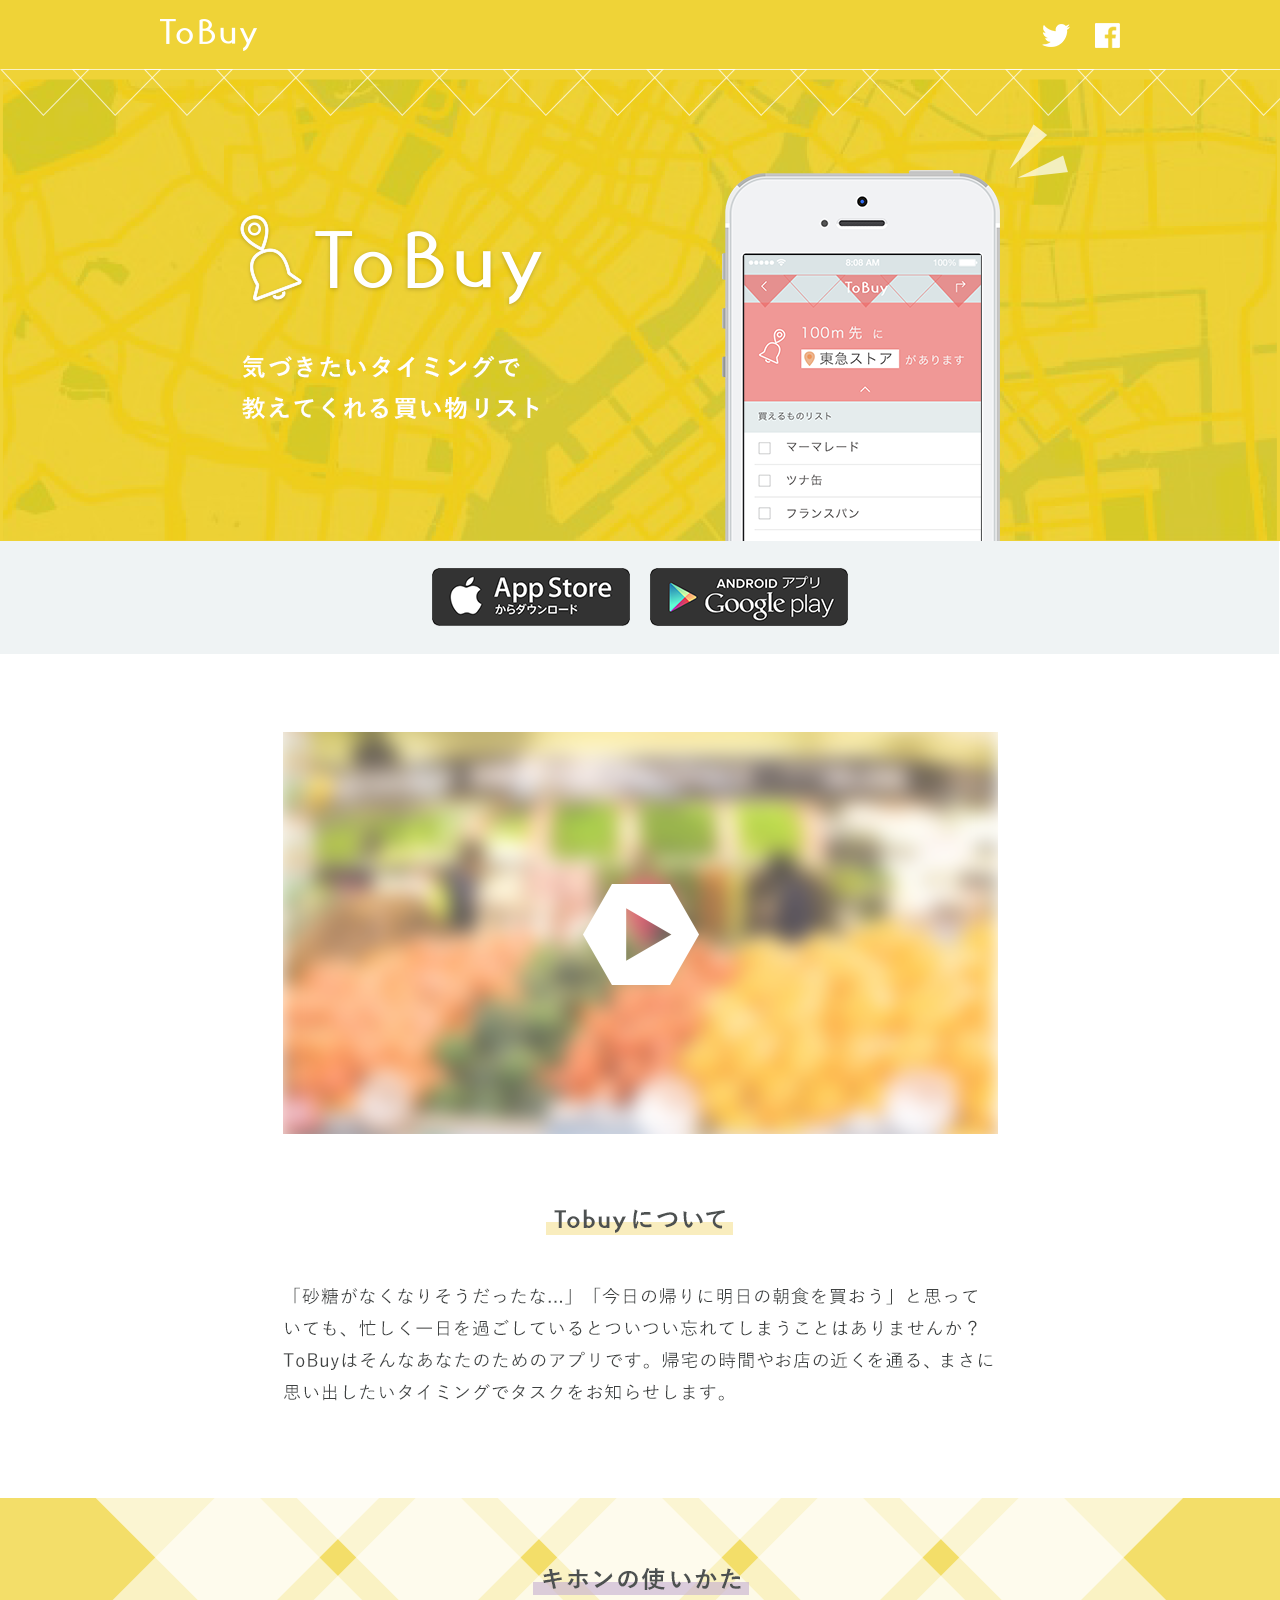
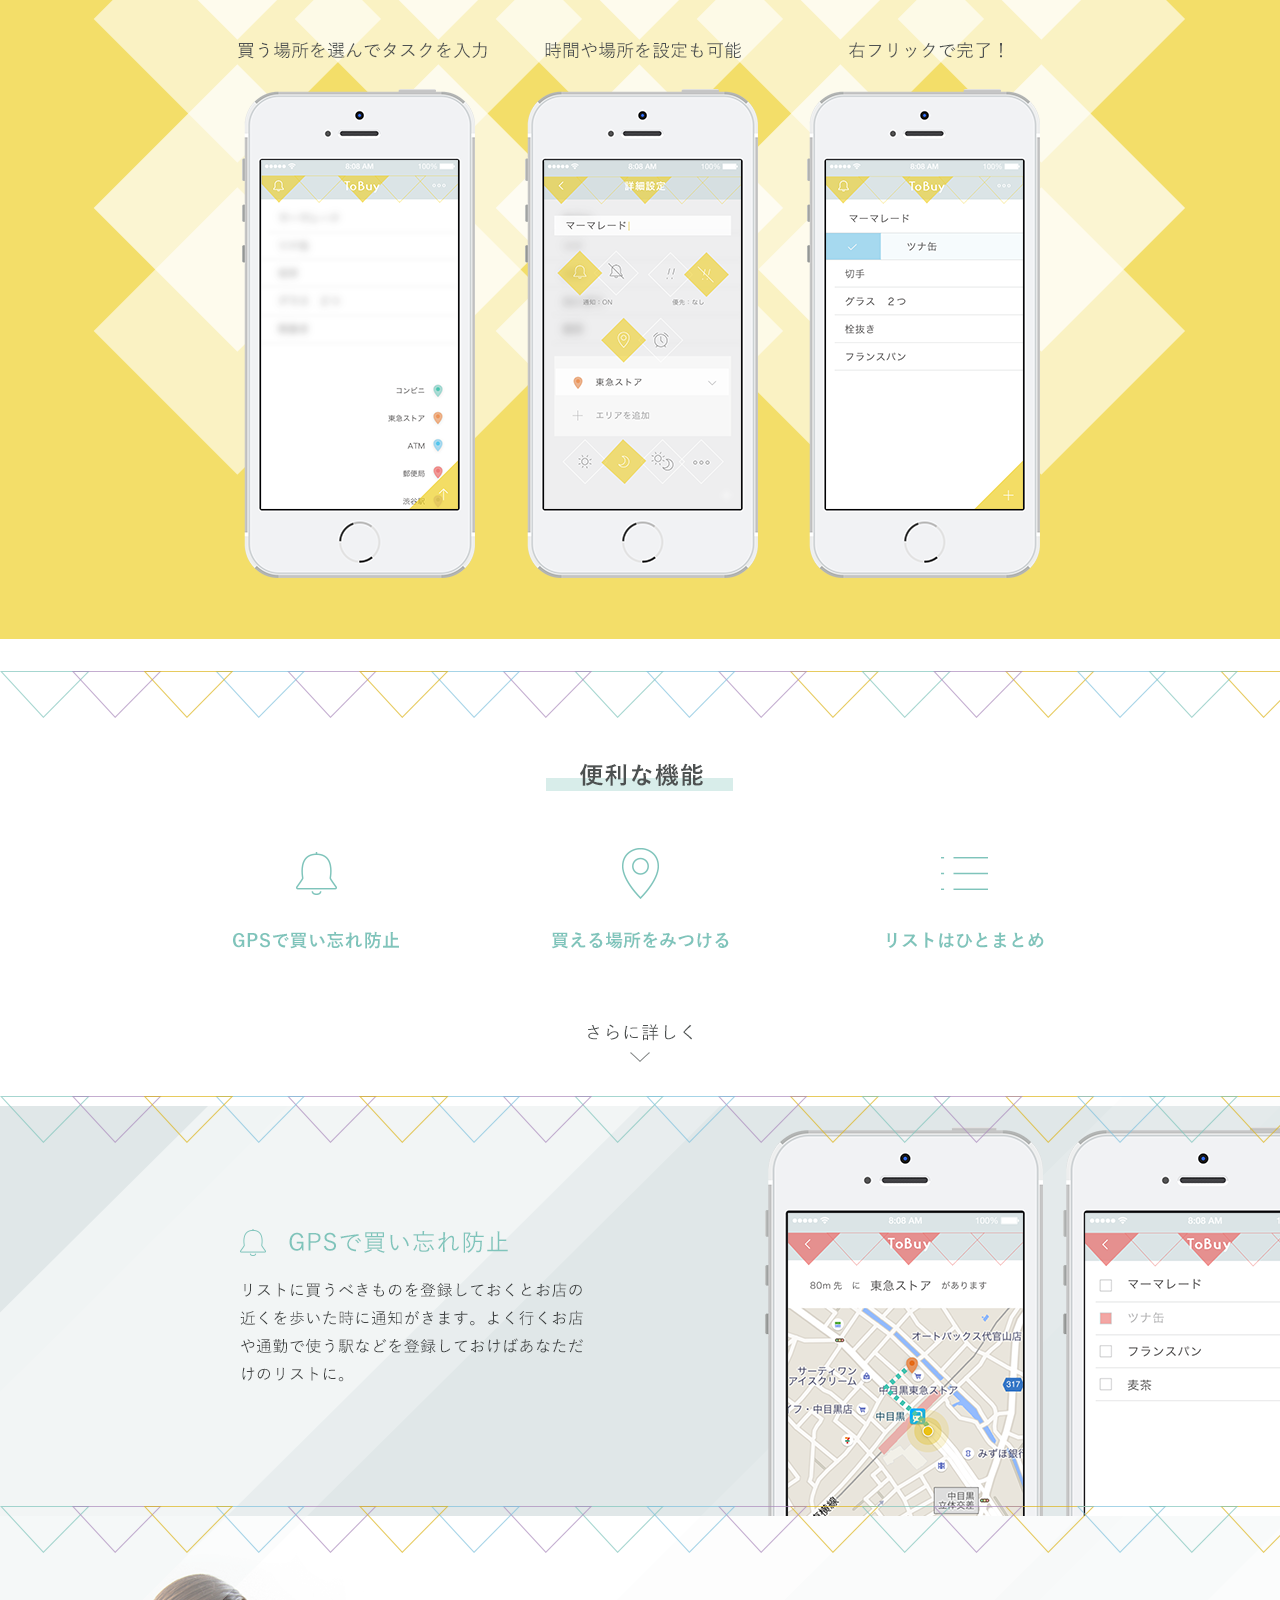
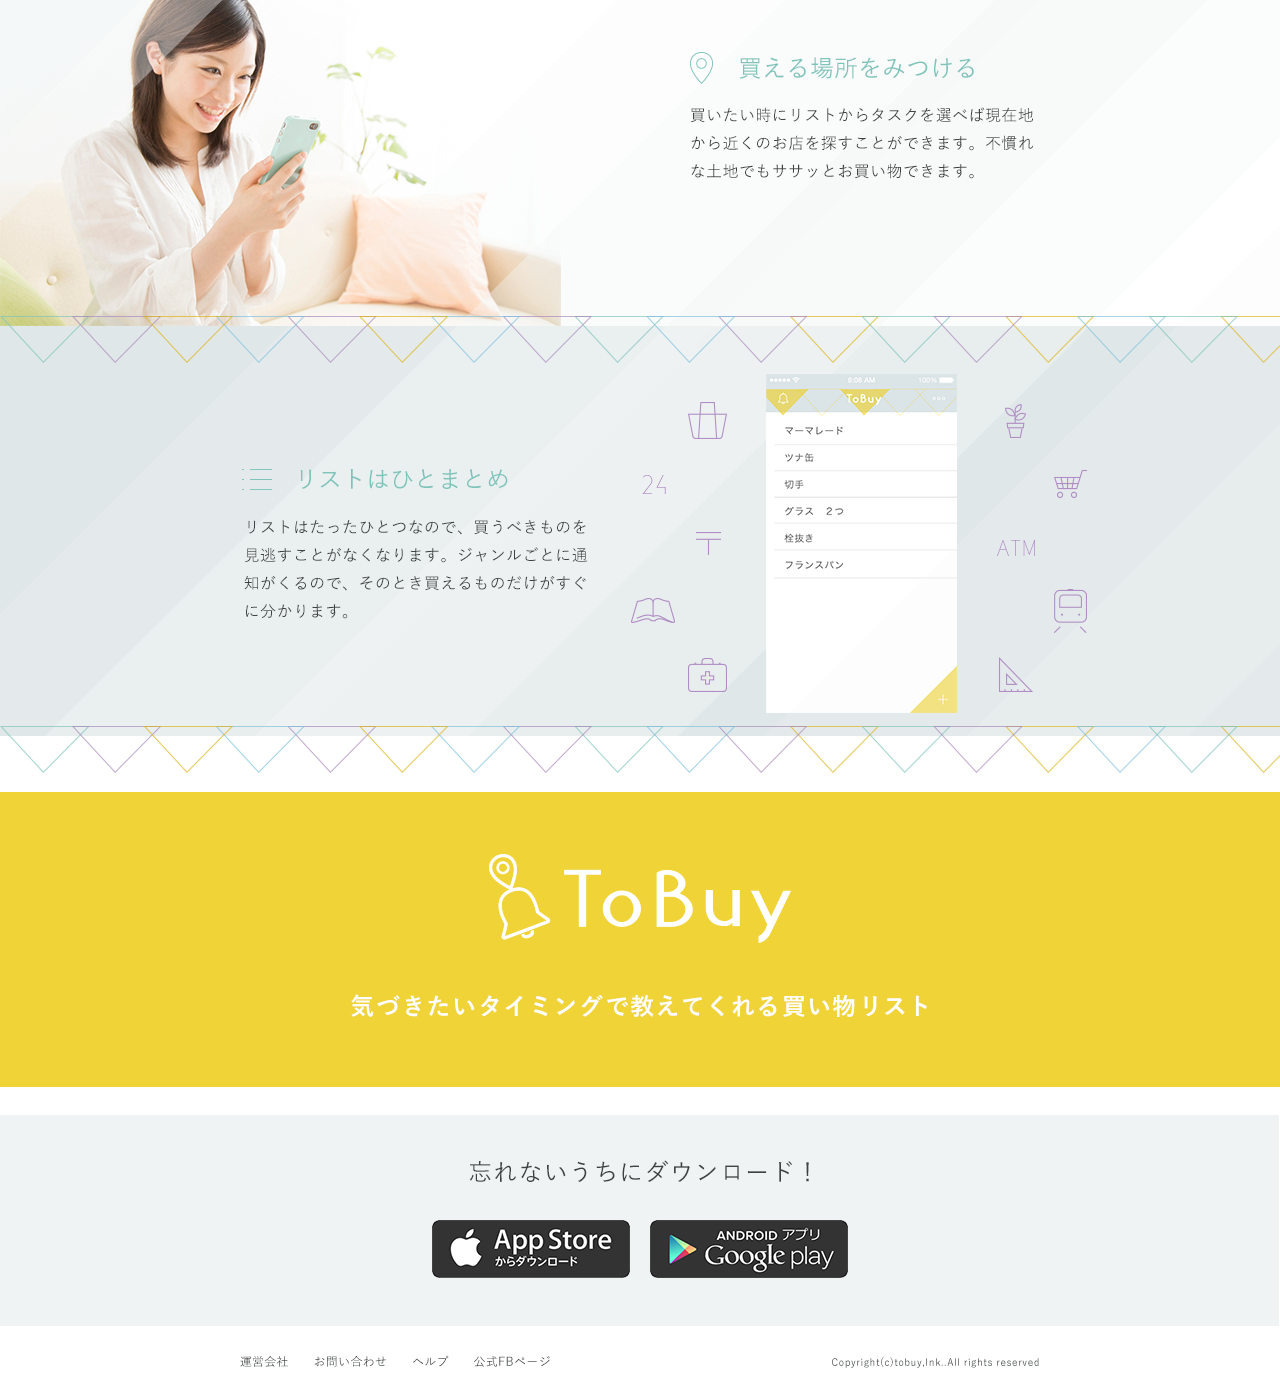
<file: ios_app/index.html>
<!DOCTYPE html>
<html lang="ja">
<head>
<meta charset="UTF-8">
<title>ToBuy</title>
<link rel="stylesheet" href="css/reset.css">
<style>
.lp{
	width: 1280px; /*ここにLP画像の横幅をいれる*/
	margin: 0 auto;
}
</style>
</head>
<body>
<div class="lp">
	<img src="lp.png" alt="iOS App Design">
</div>
</body>
</html>
</file>
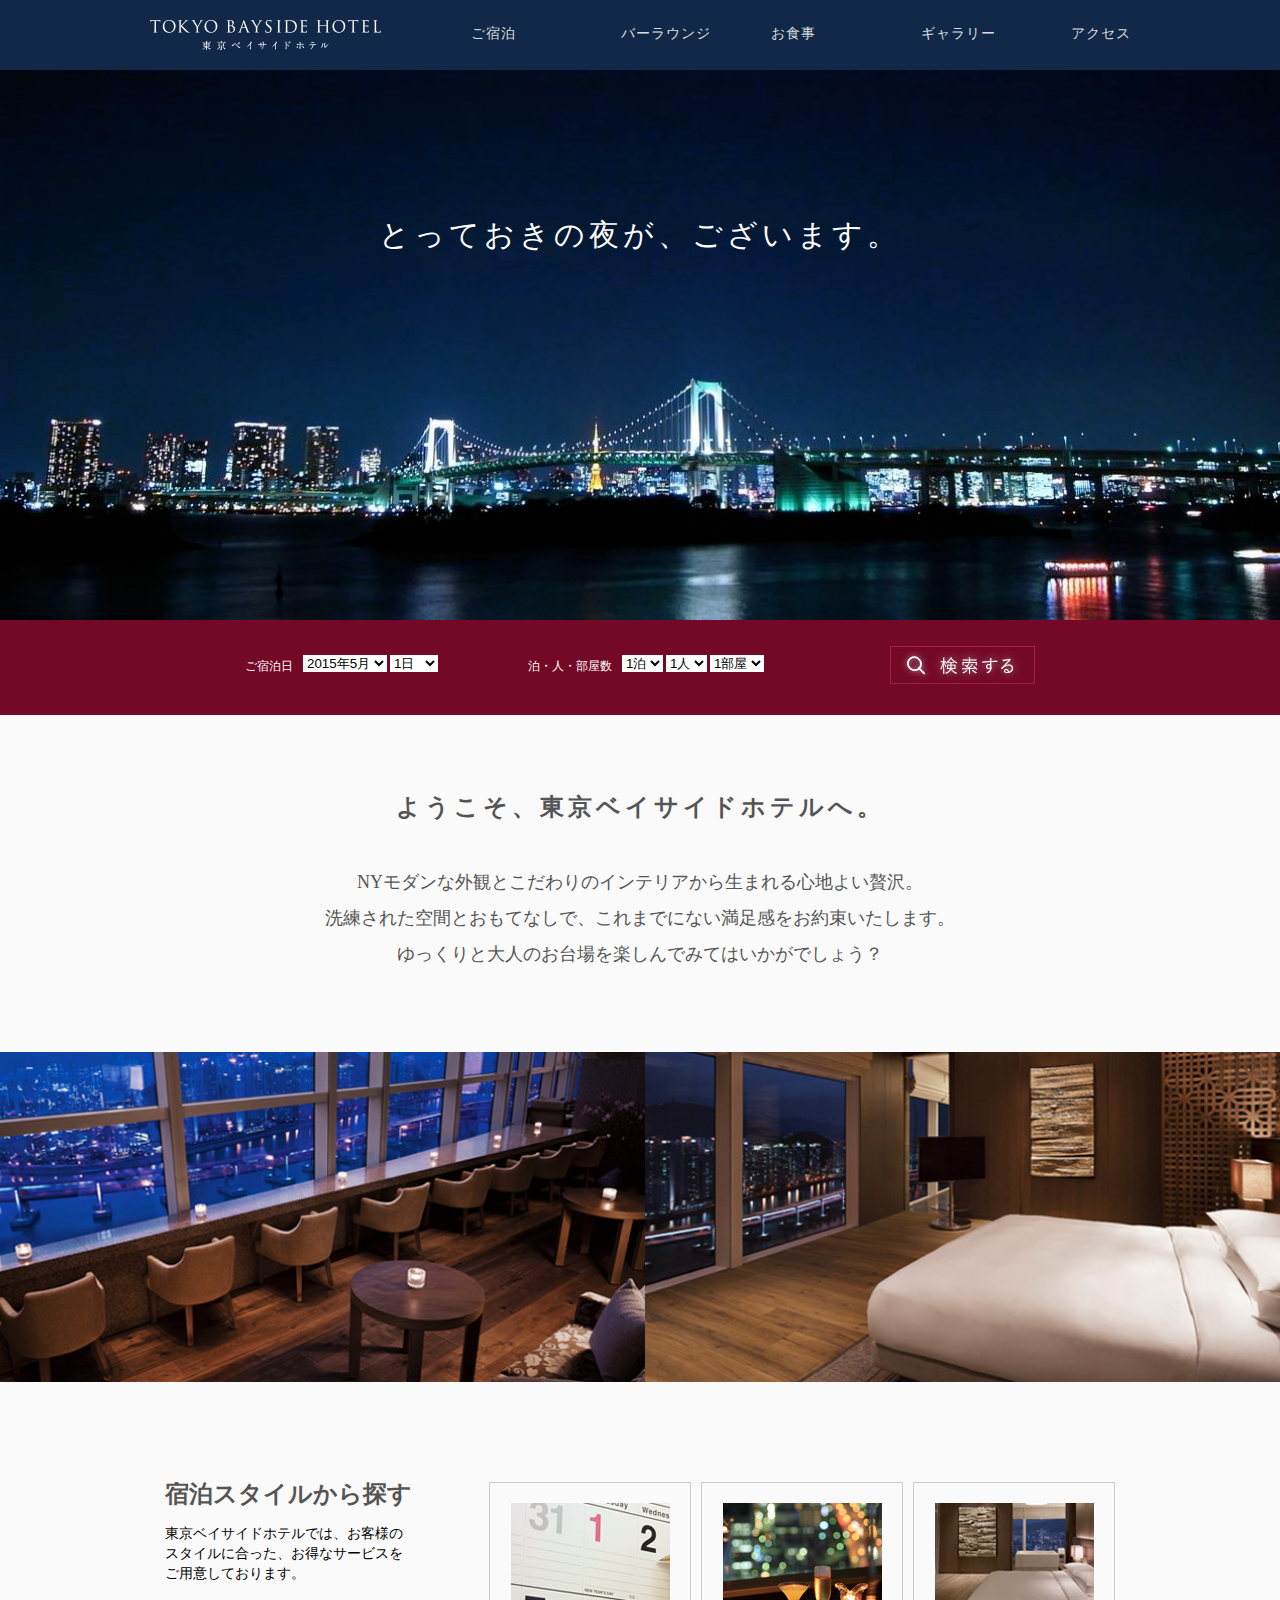
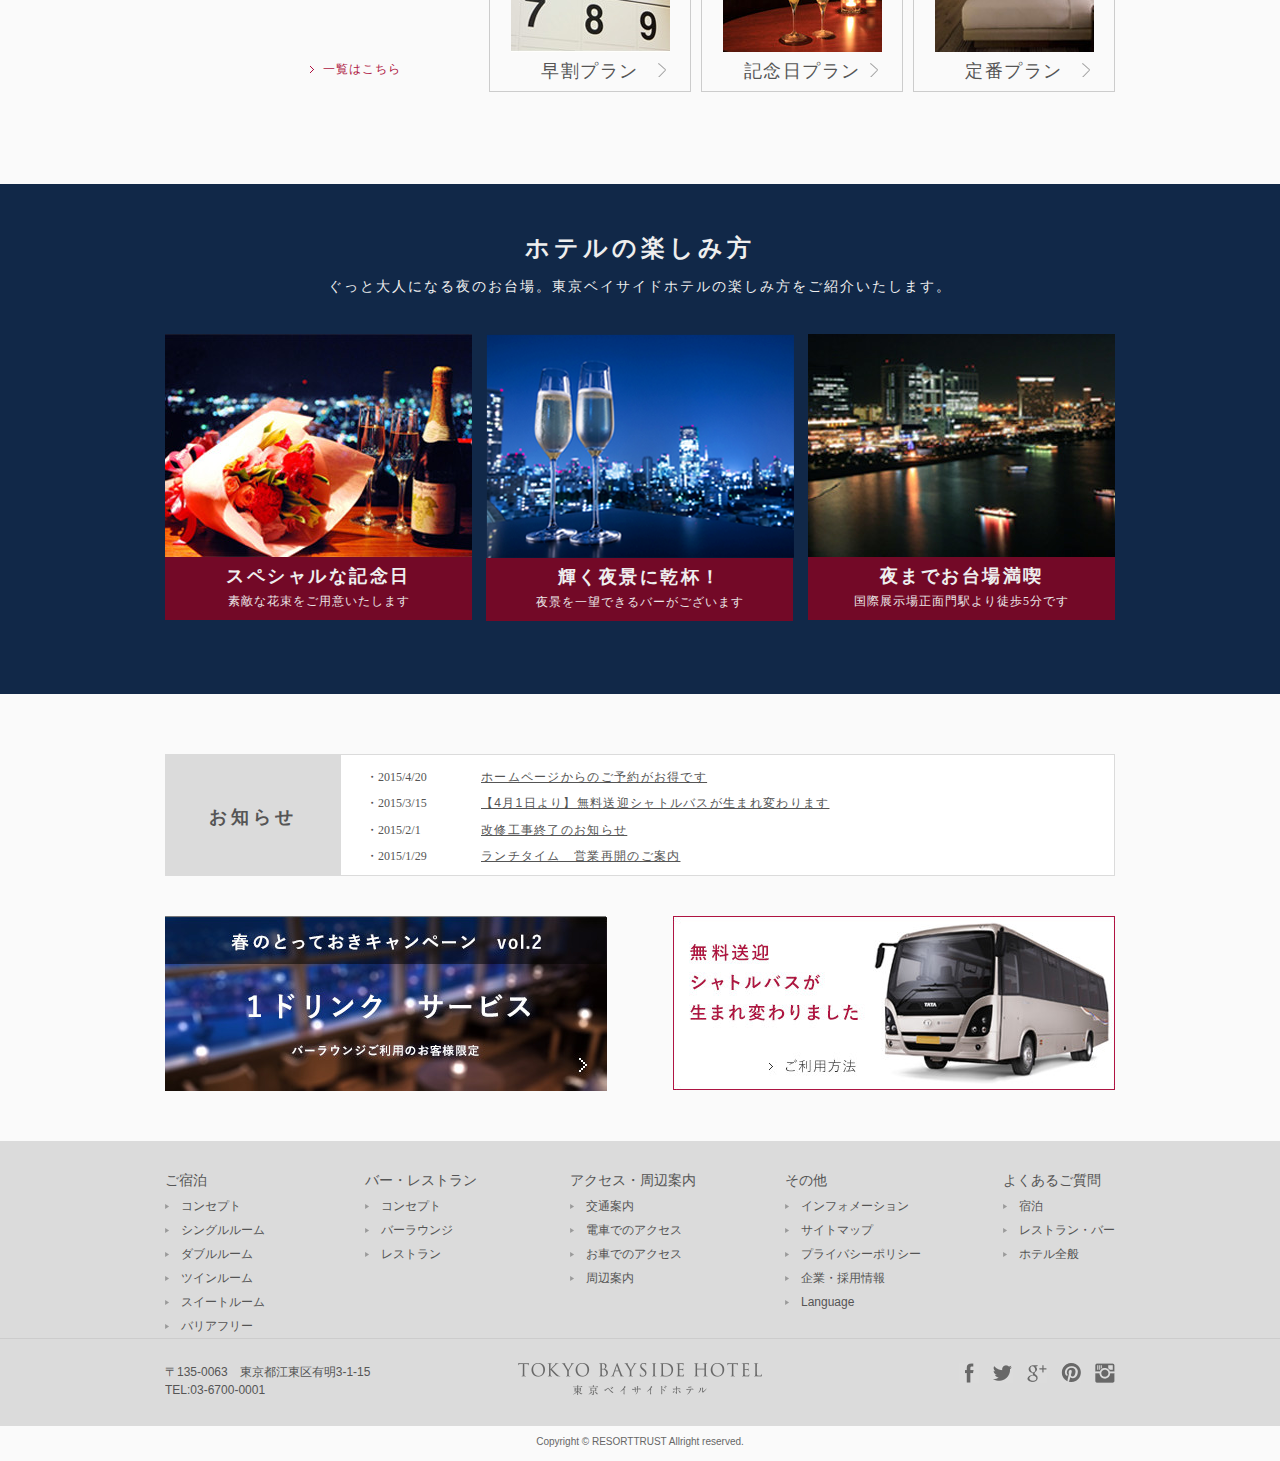
<file: tbh/index.html>
<!DOCTYPE html>
<html lang="ja">
<head>
	<meta charset="UTF-8">
	<title>Tokyo Bayside Hotel</title>
	<link rel="stylesheet" href="css/reset.css">
	<link rel="stylesheet" href="css/index.css">
</head>

<body>

	<header>
		<h1><a href="../tbh/index.html"><img src="img/hlogo.png" alt="TOKYO BAYSIDE HOTEL 東京ベイサイドホテル"></a></h1>
		<nav>
			<ul>
				<li><a href="../tbh/room.html">ご宿泊</a></li>
				<li><a href="#">バーラウンジ</a></li>
				<li><a href="#">お食事</a></li>
				<li><a href="#">ギャラリー</a></li>
				<li><a href="#">アクセス</a></li>
			</ul>
		</nav>
	</header>

	<div class="main_img">
		<p>とっておきの夜が、ございます。</p>
	</div>
	<!-- メイン写真 -->

	<div class="reserve">
		<div class="inner">
			<form action="reserve.php">
				<div class="reserve1">
					<dl>
						<dt>ご宿泊日</dt>
						<dd>
							<select name="yearmonth" id="yearmonth">
								<option value="201505">2015年5月</option>
								<option value="201506">2015年6月</option>
								<option value="201507">2015年7月</option>
								<option value="201508">2015年8月</option>
							</select>
							<select name="day" id="day">
								<option value="01">1日</option>
								<option value="02">2日</option>
								<option value="03">3日</option>
								<option value="04">4日</option>
								<option value="05">5日</option>
								<option value="06">6日</option>
								<option value="07">7日</option>
								<option value="08">8日</option>
								<option value="09">9日</option>
								<option value="10">10日</option>
								<option value="11">11日</option>
								<option value="12">12日</option>
								<option value="13">13日</option>
								<option value="14">14日</option>
								<option value="15">15日</option>
								<option value="16">16日</option>
								<option value="17">17日</option>
								<option value="18">18日</option>
								<option value="19">19日</option>
								<option value="20">20日</option>
								<option value="21">21日</option>
								<option value="22">22日</option>
								<option value="23">23日</option>
								<option value="24">24日</option>
								<option value="25">25日</option>
								<option value="26">26日</option>
								<option value="27">27日</option>
								<option value="28">28日</option>
								<option value="29">29日</option>
								<option value="30">30日</option>
								<option value="31">31日</option>
							</select>
						</dd>
					</dl>
				</div>
				<div class="reserve2">
					<dl>
						<dt>
							泊・人・部屋数
						</dt>
						<dd>
							<select name="stay" id="stay">
								<option value="1">1泊</option>
								<option value="2">2泊</option>
								<option value="3">3泊</option>
							</select>
							<select name="people" id="people">
								<option value="1">1人</option>
								<option value="2">2人</option>
								<option value="3">3人</option>
							</select>
							<select name="room" id="room">
								<option value="1">1部屋</option>
								<option value="2">2部屋</option>
								<option value="3">3部屋</option>
							</select>
						</dd>
					</dl>
				</div><!-- reserve2 -->
				<a href="#" class="reserve_img"> </a>
			</form>
		</div><!-- inner -->
	</div><!-- reserve -->
	<!-- 宿泊予約 -->

	<section>
		<h2>ようこそ、東京ベイサイドホテルへ。</h2>
		<p class="youkoso_text">NYモダンな外観とこだわりのインテリアから生まれる心地よい贅沢。<br>洗練された空間とおもてなしで、これまでにない満足感をお約束いたします。<br>ゆっくりと大人のお台場を楽しんでみてはいかがでしょう？</p>
		<div class="room_img"></div>
	</section>
	<!-- ようこそ -->

	<div class="inner">
		<section class="style">
			<div class="style_texts">
				<h3>宿泊スタイルから探す</h3>
				<p>東京ベイサイドホテルでは、お客様のスタイルに合った、お得なサービスをご用意しております。</p>
				<p><a href="#">　一覧はこちら</a></p>
			</div>
			<div class="style_plan">
				<a href="#"><dl class="hayawari">
					<dt><img src="img/hayawari.jpg" alt="hayawari"></dt>
					<dd>早割プラン</dd>
				</dl></a>
				<a href="#"><dl class="kinen">
					<dt><img src="img/kinen.jpg" alt="kinen"></dt>
					<dd>記念日プラン</dd>
				</dl></a>
				<a href="#"><dl class="teiban">
					<dt><img src="img/teiban.jpg" alt="teiban"></dt>
					<dd>定番プラン</dd>
				</dl></a>
			</div><!-- style_plan -->
		</section><!-- style -->
	</div><!-- inner -->
	<!-- 宿泊スタイル -->

	<section class="enjoy">
		<div class="inner">
			<h3>ホテルの楽しみ方</h3>
			<p class="enjoy_text">ぐっと大人になる夜のお台場。東京ベイサイドホテルの楽しみ方をご紹介いたします。</p>
			<section class="kinenbi">
				<a href="#"><img src="img/kinenbi.jpg" alt="kinenbi">
				<div class="enjoy-red">
					<h4>スペシャルな記念日</h4>
					<p>素敵な花束をご用意いたします</p>
				</div></a>
			</section>
			<section class="kanpai">
				<a href="#"><img src="img/kanpai.png" alt="kanpai">
				<div class="enjoy-red">
					<h4>輝く夜景に乾杯！</h4>
					<p>夜景を一望できるバーがございます</p>
				</div></a>
			</section>
			<section class="odaiba">
				<a href="#"><img src="img/odaiba.jpg" alt="odaiba">
				<div class="enjoy-red">
					<h4>夜までお台場満喫</h4>
					<p>国際展示場正面門駅より徒歩5分です</p>
				</div></a>
			</section>
		</div><!-- inner -->
	</section><!-- enjoy -->
	<!-- ホテルの楽しみ方 -->

	<div class="inner">
		<section class="news">
			<h3>お知らせ</h3>
			<dl>
				<dt>・2015/4/20</dt>
				<dd><a href="#">ホームページからのご予約がお得です</a></dd>
				<dt>・2015/3/15</dt>
				<dd><a href="#">【4月1日より】無料送迎シャトルバスが生まれ変わります</a></dd>
				<dt>・2015/2/1</dt>
				<dd><a href="#">改修工事終了のお知らせ</a></dd>
				<dt>・2015/1/29</dt>
				<dd><a href="">ランチタイム　営業再開のご案内</a></dd>
			</dl>
		</section><!-- news -->
	</div><!-- inner -->
	<!-- お知らせ -->

	<aside>
		<div class="inner">
			<ul>
				<li class="banner1"><a href="#"><img src="img/banner1.jpg" alt="banner1"></a></li>
				<li class="banner2"><a href="#"><img src="img/banner2.jpg" alt="banner2"></a></li>
			</ul>
		</div><!-- inner -->
	</aside>
	<!-- バナー -->

	<footer>
		<div class="footer">
			<div class="sitemap">
				<div class="inner">
					<ul>
						<li class="sitemap1">
							<dl>
								<dt>ご宿泊</dt>
								<dd><a href="#">コンセプト</a></dd>
								<dd><a href="#">シングルルーム</a></dd>
								<dd><a href="#">ダブルルーム</a></dd>
								<dd><a href="#">ツインルーム</a></dd>
								<dd><a href="#">スイートルーム</a></dd>
								<dd><a href="#">バリアフリー</a></dd>
							</dl>
						</li><!-- sitemap1 -->
						<li class="sitemap2">
							<dl>
								<dt>バー・レストラン</dt>
								<dd><a href="#">コンセプト</a></dd>
								<dd><a href="#">バーラウンジ</a></dd>
								<dd><a href="#">レストラン</a></dd>
							</dl>
						</li><!-- sitemap2 -->
						<li class="sitemap3">
							<dl>
								<dt>アクセス・周辺案内</dt>
								<dd><a href="#">交通案内</a></dd>
								<dd><a href="#">電車でのアクセス</a></dd>
								<dd><a href="#">お車でのアクセス</a></dd>
								<dd><a href="#">周辺案内</a></dd>
							</dl>
						</li><!-- sitemap3 -->
						<li class="sitemap4">
							<dl>
								<dt>その他</dt>
								<dd><a href="#">インフォメーション</a></dd>
								<dd><a href="#">サイトマップ</a></dd>
								<dd><a href="#">プライバシーポリシー</a></dd>
								<dd><a href="#">企業・採用情報</a></dd>
								<dd><a href="#">Language</a></dd>
							</dl>
						</li><!-- sitemap4 -->
						<li class="sitemap5">
							<dl>
								<dt>よくあるご質問</dt>
								<dd><a href="#">宿泊</a></dd>
								<dd><a href="#">レストラン・バー</a></dd>
								<dd><a href="#">ホテル全般</a></dd>
							</dl>
						</li><!-- sitemap5 -->
					</ul>
				</div><!-- inner -->
			</div><!-- sitemap -->

			<div class="inner">
				<p class="address">
					〒135-0063　東京都江東区有明3-1-15<br>TEL:03-6700-0001
				</p><!-- address -->

				<div class="footer-logo_img">
					<h1><a href="../tbh/index.html"><img src="img/footerlogo.png" alt="TOKYO BAYSIDE HOTEL 東京ベイサイドホテル"></a></h1>
				</div><!-- footer-logo_img -->

				<div class="icon">
					<img src="img/icon.png" alt="icon">
				</div><!-- icon -->
			</div><!-- inner -->

			<div class="copy">
				<p><small>Copyright &copy; RESORTTRUST Allright reserved.</small></p>
			</div><!-- copy -->
		</div><!-- footer -->
	</footer>
</body>
</html>
</file>
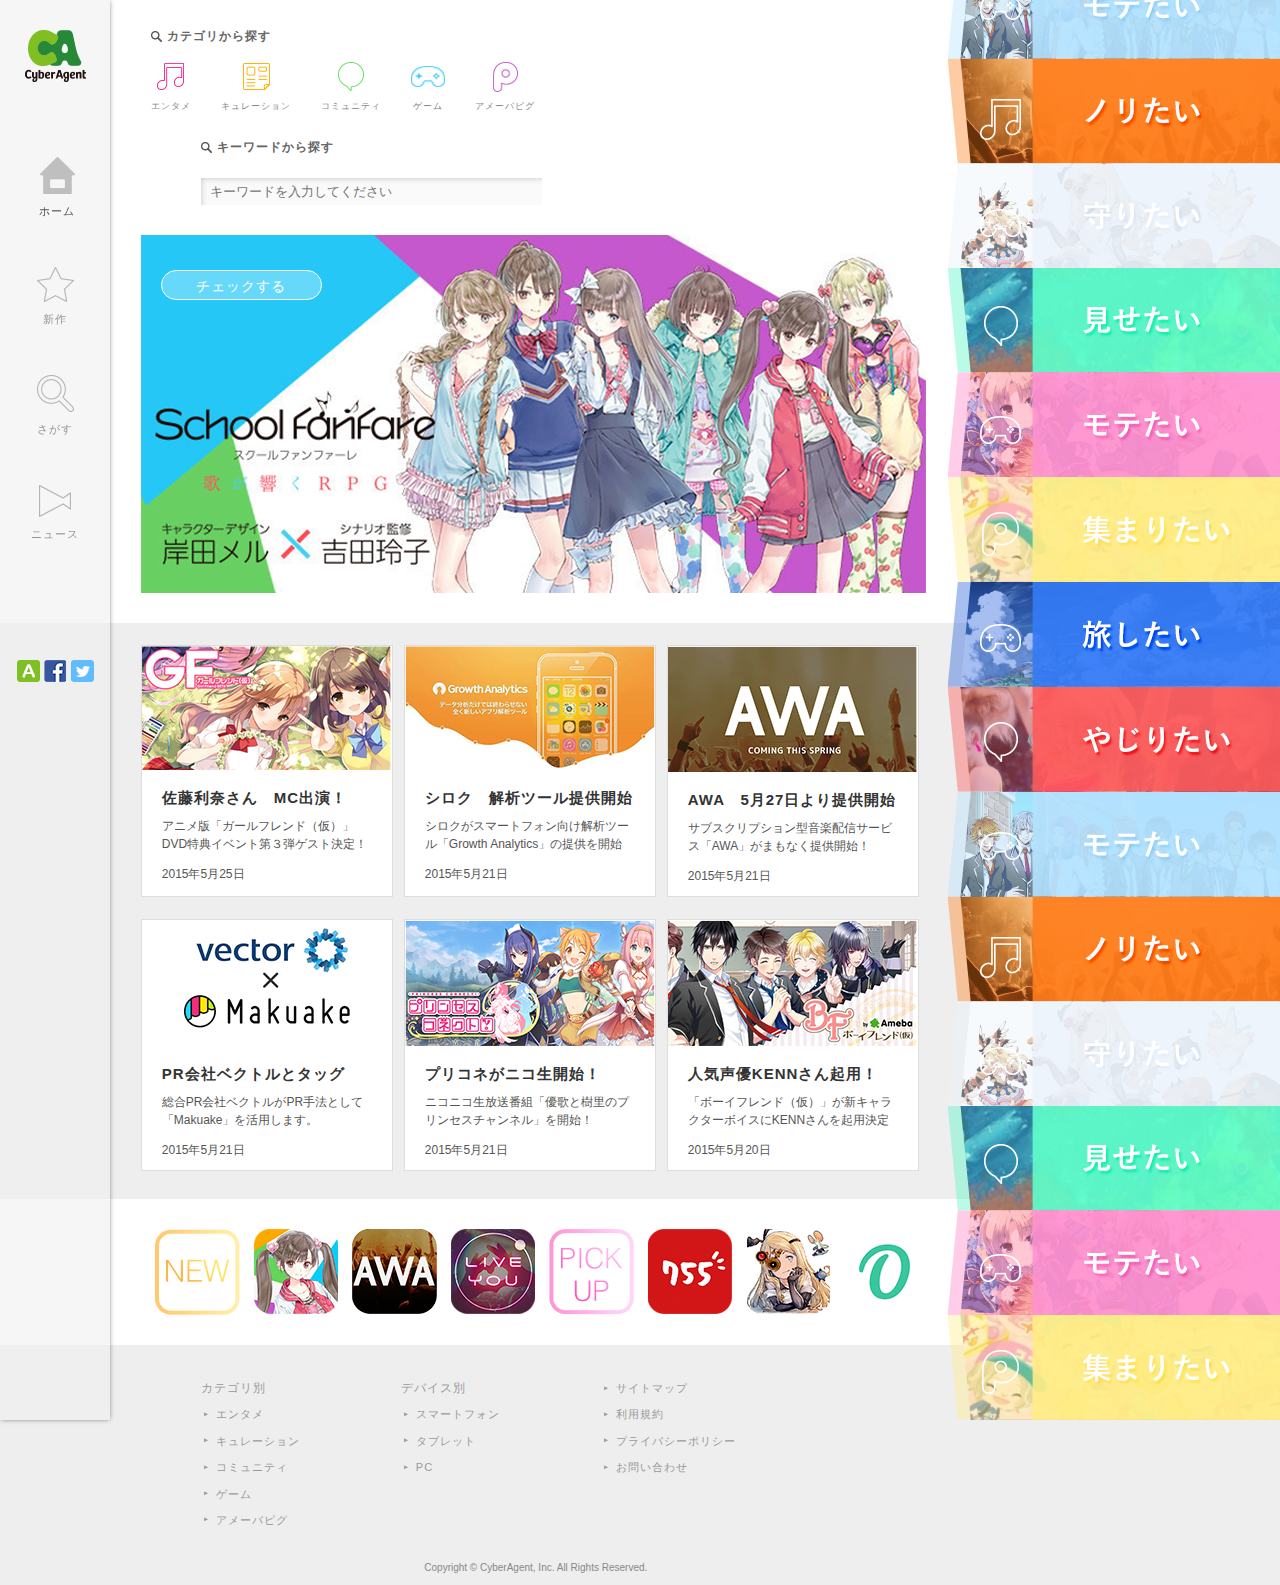
<file: CAservice/html/index.html>
<!DOCTYPE html>
<html lang="ja">
<head>
	<meta charset="UTF-8">
	<title>CyberAgent service</title>
	<link rel="stylesheet" href="css/reset.css">
	<link rel="stylesheet" href="css/index.css">
</head>
<body>

	<header>
		<h1><a href="../servicesite/index.html"><img src="img/logo.png" alt="CyberAgentロゴ"></a></h1>
		<nav>
			<ul class="menu">
				<li class="home"><a href="#"><img src="img/home.png" alt="ホーム"><p>ホーム</p></a></li>
				<li class="m-other"><a href="#"><img src="img/new.png" alt="新作"><p>新作</p></a></li>
				<li class="m-other"><a href="#"><img src="img/serch.png" alt="さがす"><p>さがす</p></a></li>
				<li class="m-other"><a href="#"><img src="img/news.png" alt="ニュース"><p>ニュース</p></a></li>
			</ul>
		</nav>
		<div>
			<ul class="sns">
				<li><a href="#"><img src="img/Ameba.png" alt="ameba"></a></li>
				<li><a href="#"><img src="img/fb.png" alt="facebook"></a></li>
				<li><a href="#"><img src="img/twitter.png" alt="twitter"></a></li>
			</ul>
		</div>
	</header>

		<div>
			<ul class="kibun">
				<li><a href="#"><img src="img/k_bf.png" alt="モテたい"></a></li>
				<li><a href="#"><img src="img/k_awa.png" alt="ノリたい"></a></li>
				<li><a href="#"><img src="img/k_noa.png" alt="守りたい"></a></li>
				<li><a href="#"><img src="img/k_ownd.png" alt="見せたい"></a></li>
				<li><a href="#"><img src="img/k_gf.png" alt="もてたい"></a></li>
				<li><a href="#"><img src="img/k_pigg.png" alt="集まりたい"></a></li>
				<li><a href="#"><img src="img/k_gbf.png" alt="旅したい"></a></li>
				<li><a href="#"><img src="img/k_755.png" alt="やじりたい"></a></li>
				<li><a href="#"><img src="img/k_bf2.png" alt="モテたい"></a></li>
				<li><a href="#"><img src="img/k_awa.png" alt="ノリたい"></a></li>
				<li><a href="#"><img src="img/k_noa.png" alt="守りたい"></a></li>
				<li><a href="#"><img src="img/k_ownd.png" alt="見せたい"></a></li>
				<li><a href="#"><img src="img/k_gf.png" alt="もてたい"></a></li>
				<li><a href="#"><img src="img/k_pigg.png" alt="集まりたい"></a></li>
			</ul>
		</div>

		<div class="search">
			<div class="search-c">
				<h2>カテゴリから探す</h2>
				<ul>
					<li><a href="#"><img src="img/entame.png" alt="エンタメ"><p>エンタメ</p></a></li>
					<li><a href="#"><img src="img/curation.png" alt="キュレーション"><p>キュレーション</p></a></li>
					<li><a href="#"><img src="img/community.png" alt="コミュニティ"><p>コミュニティ</p></a></li>
					<li><a href="#"><img src="img/game.png" alt="ゲーム"><p>ゲーム</p></a></li>
					<li><a href="#"><img src="img/pigg.png" alt="ピグ"><p>アメーバピグ</p></a></li>
				</ul>
			</div>

			<div class="search-k">
				<h2>キーワードから探す</h2>
				<form action="imput.php"><input type="text" name="keyword"  placeholder="  キーワードを入力してください" size="40" maxlength="10" class="form"></form>
			</div>
		</div>

		<div class="main">
			<a href="#"><p>チェックする</p><img src="img/sff.png" alt="スクールファンファーレ"></a>
		</div>
		<!-- イチオシ -->

		<div class="news">
			<div class="inner">
				<section class="news1">
					<a href="#"><img src="img/gf.png" alt="gf"><h3>佐藤利奈さん　MC出演！</h3><p>アニメ版「ガールフレンド（仮）」DVD特典イベント第３弾ゲスト決定！</p><p>2015年5月25日</p></a>
				</section>
				<section class="news2">
					<a href="#"><img src="img/shiroku.png" alt="シロク"><h3>シロク　解析ツール提供開始</h3><p>シロクがスマートフォン向け解析ツール「Growth Analytics」の提供を開始</p><p>2015年5月21日</p></a>
				</section>
				<section class="news3">
					<a href="#"><img src="img/awa.png" alt="AWA"><h3>AWA　5月27日より提供開始</h3><p>サブスクリプション型音楽配信サービス「AWA」がまもなく提供開始！</p><p>2015年5月21日</p></a>
				</section>
				<section class="news4">
					<a href="#"><img src="img/makuake.png" alt="makuake"><h3>PR会社ベクトルとタッグ</h3><p>総合PR会社ベクトルがPR手法として「Makuake」を活用します。</p><p>2015年5月21日</p></a>
				</section>
				<section class="news5">
					<a href="#"><img src="img/pric.png" alt="プリコネ"><h3>プリコネがニコ生開始！</h3><p>ニコニコ生放送番組「優歌と樹里のプリンセスチャンネル」を開始！</p><p>2015年5月21日</p></a>
				</section>
				<section class="news6">
					<a href="#"><img src="img/bf.png" alt="bf"><h3>人気声優KENNさん起用！</h3><p>「ボーイフレンド（仮）」が新キャラクターボイスにKENNさんを起用決定</p><p>2015年5月20日</p></a>
				</section>
			</div>
		</div>
		<!-- ニュース -->

		<div>
			<ul class="app">
				<li><a href="#"><img src="img/ap_new.png" alt="new"></a></li>
				<li><a href="#"><img src="img/ap_sf.png" alt="スクールファンファーレ"></a></li>
				<li><a href="#"><img src="img/ap_awa.png" alt="AWA"></a></li>
				<li><a href="#"><img src="img/ap_liveyou.png" alt="liveyou"></a></li>
				<li><a href="#"><img src="img/ap_pick.png" alt="pick up"></a></li>
				<li><a href="#"><img src="img/ap_755.png" alt="755"></a></li>
				<li><a href="#"><img src="img/ap_noa.png" alt="リトルノア"></a></li>
				<li><a href="#"><img src="img/ap_ownd.png" alt="ownd"></a></li>
			</ul>
		</div>
		<!-- 新作・イチオシ　アプリ -->

	<footer>
		<div class="inner">
			<div>
				<ul>
					<li>
						<dl class="category">
							<dt>カテゴリ別</dt>
							<dd><a href="#">　エンタメ</a></dd>
							<dd><a href="#">　キュレーション</a></dd>
							<dd><a href="#">　コミュニティ</a></dd>
							<dd><a href="#">　ゲーム</a></dd>
							<dd><a href="#">　アメーバピグ</a></dd>
						</dl>
					</li>
					<li>
						<dl class="device">
							<dt>デバイス別</dt>
							<dd><a href="#">　スマートフォン</a></dd>
							<dd><a href="#">　タブレット</a></dd>
							<dd><a href="#">　PC</a></dd>
						</dl>
					</li>
					<li><a href="#">　サイトマップ</a></li>
					<li><a href="#">　利用規約</a></li>
					<li><a href="#">　プライバシーポリシー</a></li>
					<li><a href="#">　お問い合わせ</a></li>
				</ul>
			</div>

			<div class="copy">
				<p><small>Copyright &copy; CyberAgent, Inc. All Rights Reserved.</small></p>
			</div>
		</div>
	</footer>


</body>
</html>
</file>
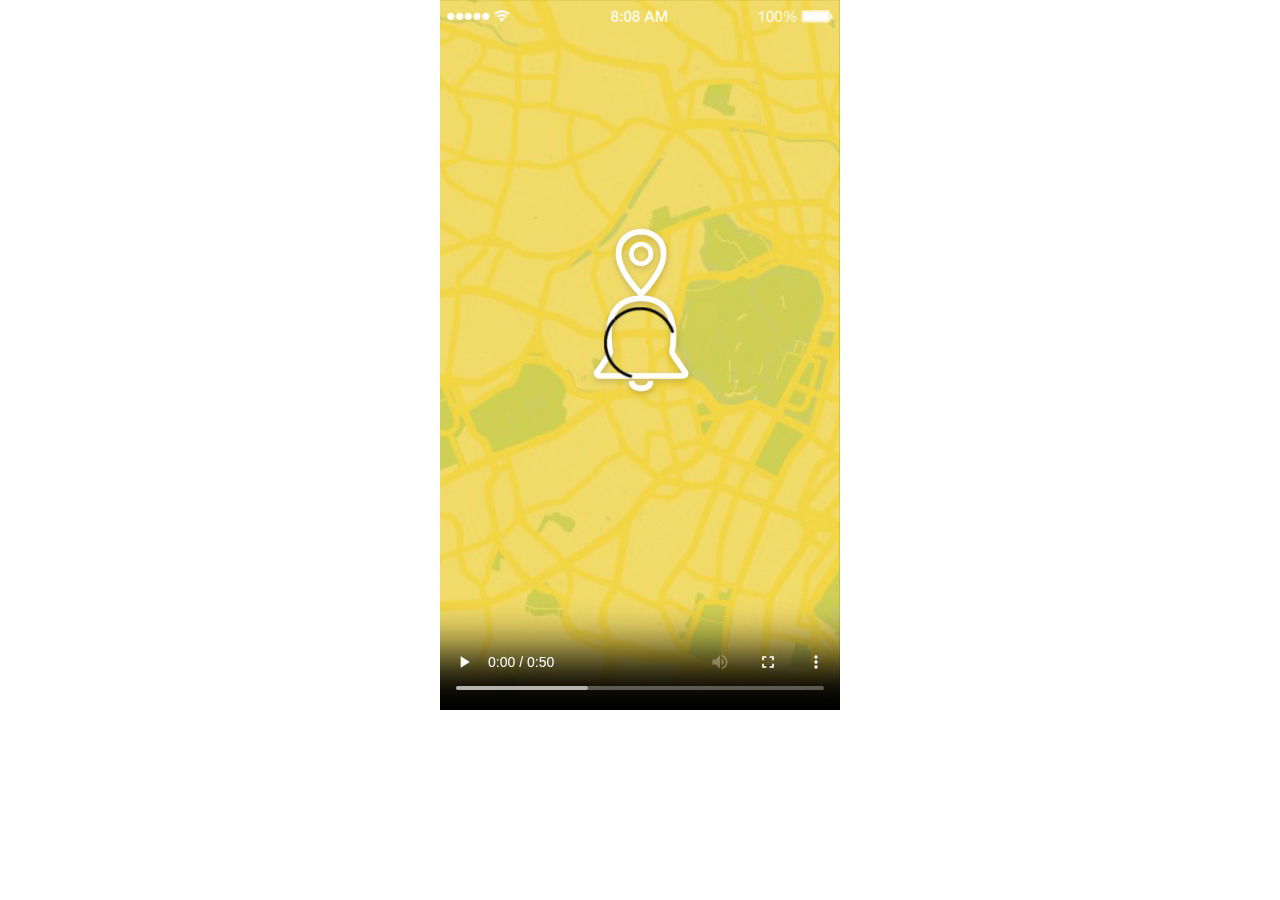
<file: ios_app/movie.html>
<!DOCTYPE html>
<html lang="ja">
<head>
<meta charset="UTF-8">
<title>iOS App Design</title>
<link rel="stylesheet" href="css/reset.css">
<style>
.movie{
	width: 400px; /*ここに動画の横幅をいれる*/
	margin: 0 auto;
}
video{
	width: 400px;
}
</style>
</head>
<body>
<div class="movie">
	<video autoplay loop="loop" controls>
		<source src="movie.mp4" type="video/mp4">
	</video>
</div>
</body>
</html>
</file>
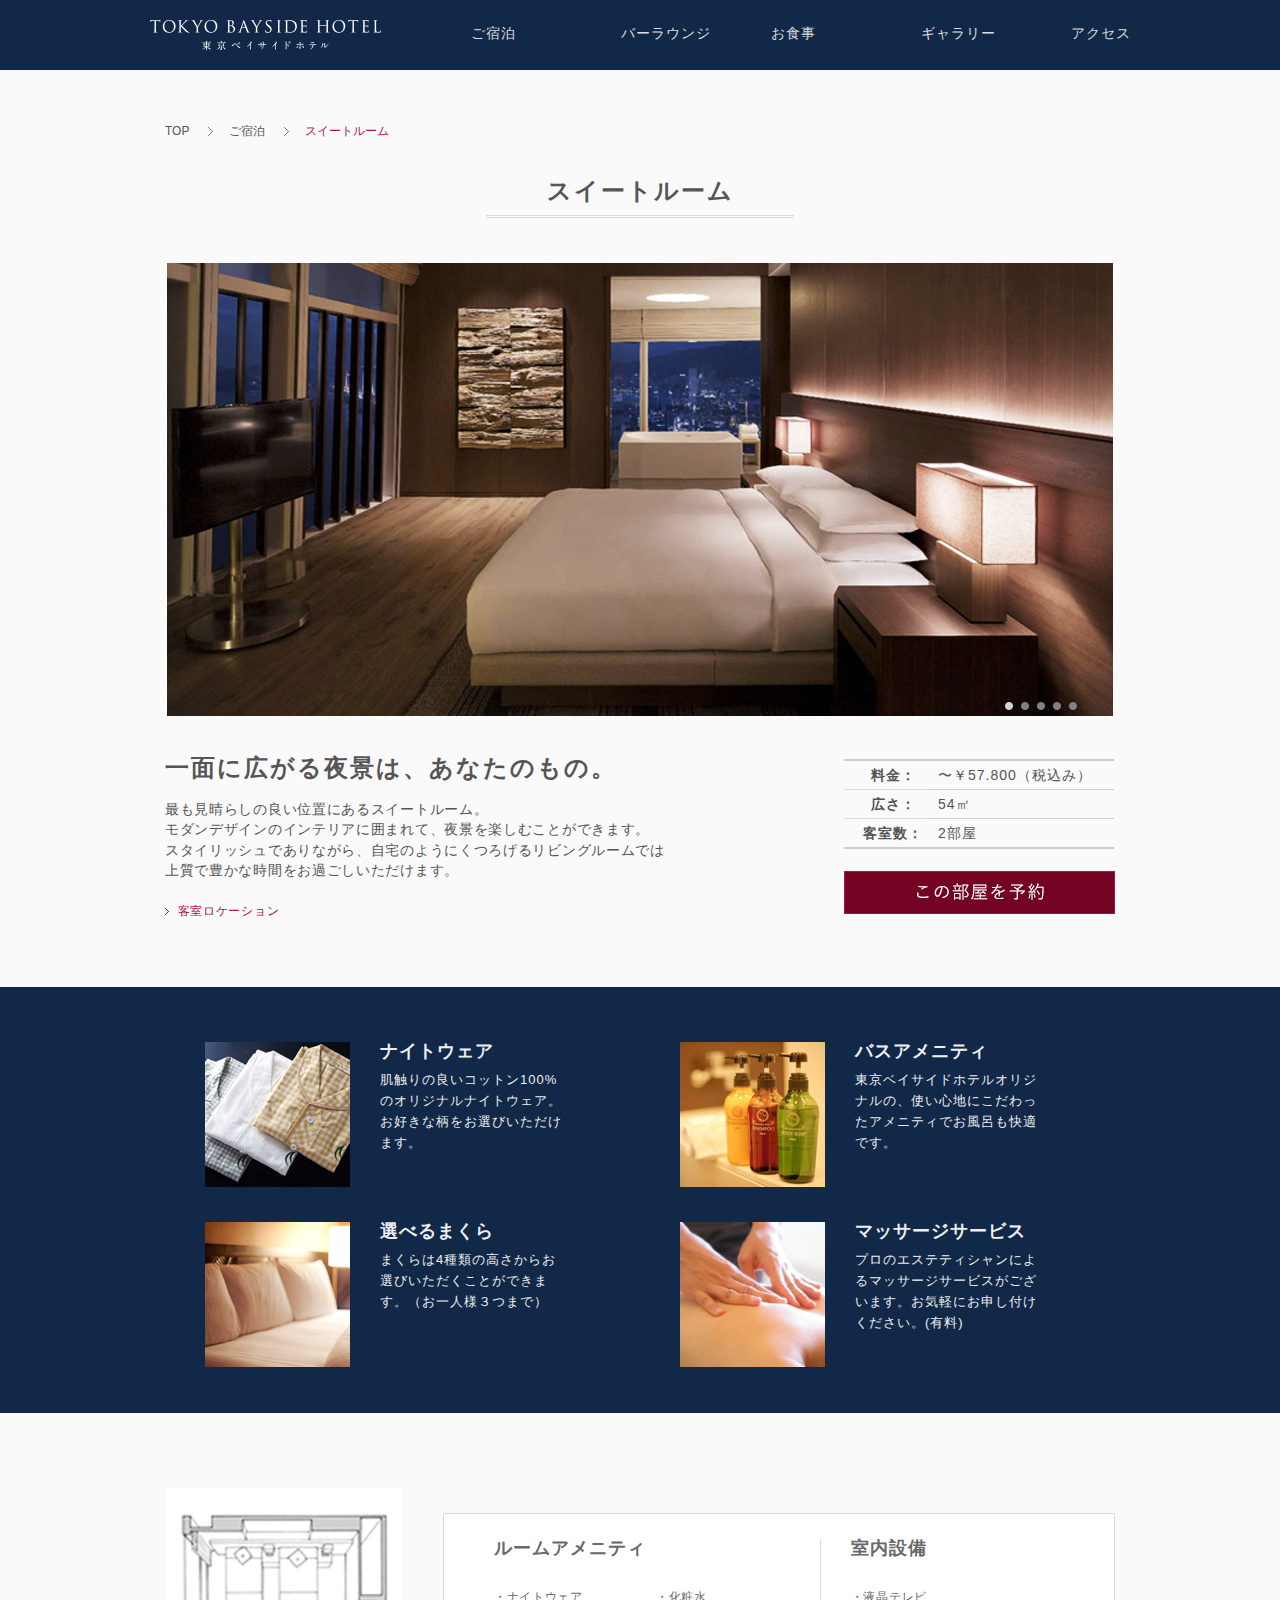
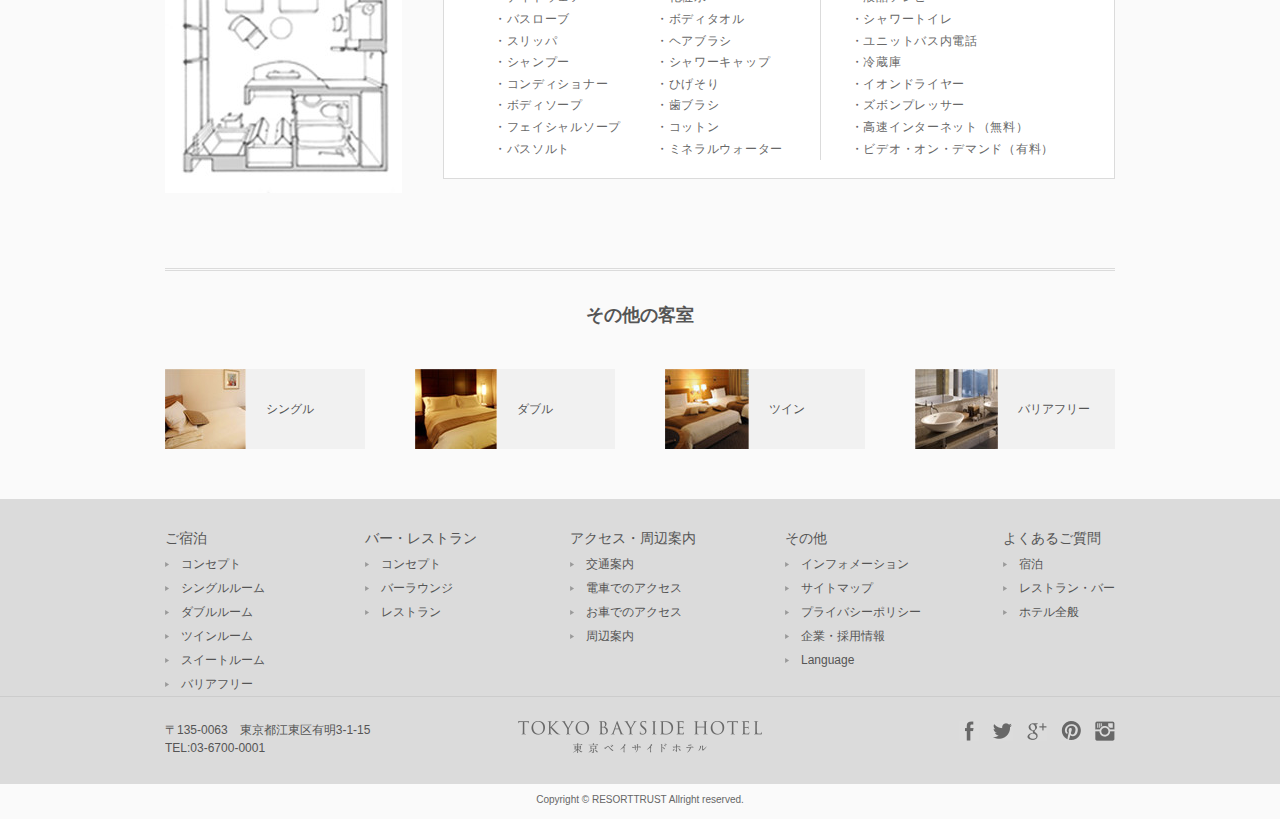
<file: tbh/room.html>
<!DOCTYPE html>
<html lang="ja">
<head>
	<meta charset="UTF-8">
	<title>suite room</title>
	<link rel="stylesheet" href="css/reset.css">
	<link rel="stylesheet" href="css/room.css">
</head>
<body>

	<header>
		<h1><a href="../tbh/index.html">
		<img src="img/hlogo.png" alt="TOKYO BAYSIDE HOTEL 東京ベイサイドホテル"></a></h1>
		<nav>
			<ul>
				<li><a href="#">ご宿泊</a></li>
				<li><a href="#">バーラウンジ</a></li>
				<li><a href="#">お食事</a></li>
				<li><a href="#">ギャラリー</a></li>
				<li><a href="#">アクセス</a></li>
			</ul>
		</nav>
	</header>


	<div class="inner">
		<div class="pankuzu">
			<ol>
				<li>TOP</li>
				<li>ご宿泊</li>
				<li>スイートルーム</li>
			</ol>
		</div>
	</div>
	<!-- 	パンくず -->


	<section class="main_img">
		<h2>スイートルーム</h2>
		<img src="img/suiteroom.jpg" alt="suiteroom">
	</section>
	<!-- メイン -->


	<div class="inner">
		<section class="room-text">
			<h3>一面に広がる夜景は、あなたのもの。</h3>
			<p>最も見晴らしの良い位置にあるスイートルーム。<br>モダンデザインのインテリアに囲まれて、夜景を楽しむことができます。<br>スタイリッシュでありながら、自宅のようにくつろげるリビングルームでは上質で豊かな時間をお過ごしいただけます。</p>
			<p><a href="#">　客室ロケーション</a></p>
		</section>
		<!-- 部屋説明 -->

		<div class="room-gaiyou">
			<table>
				<tr>
					<th>料金：</th>
					<td>〜￥57.800（税込み）</td>
				</tr>
				<tr>
					<th>広さ：</th>
					<td>54㎡</td>
				</tr>
				<tr>
					<th>客室数：
					</th>
					<td>2部屋</td>
				</tr>
			</table>
			<a href="#"><img src="img/yoyaku.png" alt="yoyaku"></a>
		</div><!-- room-gaiyou -->
	</div><!-- inner -->
	<!-- 部屋詳細 -->


	<div class="service-set">
		<div class="inner">

			<section class="pajama">
				<img src="img/pajama.jpg" alt="pajama">
				<div class="pajama_text">
					<h4>ナイトウェア</h4>
					<p>肌触りの良いコットン100%のオリジナルナイトウェア。お好きな柄をお選びいただけます。</p>
				</div>
			</section><!-- pajama -->

			<section class="bath">
				<img src="img/bath.jpg" alt="bath">
				<div class="bath_text">
					<h4>バスアメニティ</h4>
					<p>東京ベイサイドホテルオリジナルの、使い心地にこだわったアメニティでお風呂も快適です。</p>
				</div>
			</section><!-- bath -->

			<section class="makura">
				<img src="img/makura.jpg" alt="makura">
				<div class="makura_text">
					<h4>選べるまくら</h4>
					<p>まくらは4種類の高さからお選びいただくことができます。（お一人様３つまで）</p>
				</div>
			</section><!-- makura -->

			<section class="este">
				<img src="img/este.jpg" alt="este">
				<div class="este_text">
					<h4>マッサージサービス</h4>
					<p>プロのエステティシャンによるマッサージサービスがございます。お気軽にお申し付けください。(有料)</p>
				</div>
			</section><!-- este -->

		</div><!-- inner -->
	</div><!-- service-set -->
	<!-- サービス -->


	<div class="inner">
		<div class="madori">
			<img src="img/madori.jpg" alt="madori">
		</div>
		<div class="amenity-set">
			<div class="amenity-1">
				<h4>ルームアメニティ</h4>
				<ul>
					<li>・ナイトウェア</li>
					<li>・バスローブ</li>
					<li>・スリッパ</li>
					<li>・シャンプー</li>
					<li>・コンディショナー</li>
					<li>・ボディソープ</li>
					<li>・フェイシャルソープ</li>
					<li>・バスソルト</li>
				</ul>
			</div>
			<div class="amenity-1-2">
				<ul>
					<li>・化粧水</li>
					<li>・ボディタオル</li>
					<li>・ヘアブラシ</li>
					<li>・シャワーキャップ</li>
					<li>・ひげそり</li>
					<li>・歯ブラシ</li>
					<li>・コットン</li>
					<li>・ミネラルウォーター</li>
				</ul>
			</div>
			<div class="amenity-2">
				<h4>室内設備</h4>
				<ul>
					<li>・液晶テレビ</li>
					<li>・シャワートイレ</li>
					<li>・ユニットバス内電話</li>
					<li>・冷蔵庫</li>
					<li>・イオンドライヤー</li>
					<li>・ズボンプレッサー</li>
					<li>・高速インターネット（無料）</li>
					<li>・ビデオ・オン・デマンド（有料）</li>
				</ul>
			</div><!-- amenity-2 -->
		</div><!-- amenity-set -->
	</div><!-- inner -->
	<!-- アメニティ、設備 -->


	<section class="other-room">
		<div class="inner">
		<h3>その他の客室</h3>
			<ul>
				<li class="single"><a href="#"><img src="img/room1.jpg" alt="1">シングル</a></li>
				<li class="double"><a href="#"><img src="img/room2.jpg" alt="2">ダブル</a></li>
				<li class="twin"><a href="#"><img src="img/room3.jpg" alt="3">ツイン</a></li>
				<li class="free"><a href="#"><img src="img/room4.jpg" alt="4">バリアフリー</a></li>
			</ul>
		</div><!-- inner -->
	</section><!-- other-room -->
	<!-- その他の部屋 -->


	<footer>
		<div class="footer">
			<div class="sitemap">
				<div class="inner">
					<ul>
						<li class="sitemap1">
							<dl>
								<dt>ご宿泊</dt>
								<dd><a href="#">コンセプト</a></dd>
								<dd><a href="#">シングルルーム</a></dd>
								<dd><a href="#">ダブルルーム</a></dd>
								<dd><a href="#">ツインルーム</a></dd>
								<dd><a href="#">スイートルーム</a></dd>
								<dd><a href="#">バリアフリー</a></dd>
							</dl>
						</li><!-- sitemap1 -->
						<li class="sitemap2">
							<dl>
								<dt>バー・レストラン</dt>
								<dd><a href="#">コンセプト</a></dd>
								<dd><a href="#">バーラウンジ</a></dd>
								<dd><a href="#">レストラン</a></dd>
							</dl>
						</li><!-- sitemap2 -->
						<li class="sitemap3">
							<dl>
								<dt>アクセス・周辺案内</dt>
								<dd><a href="#">交通案内</a></dd>
								<dd><a href="#">電車でのアクセス</a></dd>
								<dd><a href="#">お車でのアクセス</a></dd>
								<dd><a href="#">周辺案内</a></dd>
							</dl>
						</li><!-- sitemap3 -->
						<li class="sitemap4">
							<dl>
								<dt>その他</dt>
								<dd><a href="#">インフォメーション</a></dd>
								<dd><a href="#">サイトマップ</a></dd>
								<dd><a href="#">プライバシーポリシー</a></dd>
								<dd><a href="#">企業・採用情報</a></dd>
								<dd><a href="#">Language</a></dd>
							</dl>
						</li><!-- sitemap4 -->
						<li class="sitemap5">
							<dl>
								<dt>よくあるご質問</dt>
								<dd><a href="#">宿泊</a></dd>
								<dd><a href="#">レストラン・バー</a></dd>
								<dd><a href="#">ホテル全般</a></dd>
							</dl>
						</li><!-- sitemap5 -->
					</ul>
				</div><!-- inner -->
			</div><!-- sitemap -->


			<div class="inner">
				<p class="address">
					〒135-0063　東京都江東区有明3-1-15<br>TEL:03-6700-0001
				</p><!-- address -->

				<div class="footer-logo_img">
					<h1><a href="../tbh/index.html"><img src="img/footerlogo.png" alt="TOKYO BAYSIDE HOTEL 東京ベイサイドホテル"></a></h1>
				</div><!-- footer-logo_img -->

				<div class="icon">
					<img src="img/icon.png" alt="icon">
				</div><!-- icon -->
			</div><!-- inner -->


			<div class="copy">
				<p><small>Copyright &copy; RESORTTRUST Allright reserved.</small></p>
			</div><!-- copy -->
		</div><!-- footer -->
	</footer>
</body>
</html>
</file>
<file: tbh/css/index.css>
header{
	height: 70px;
	background-color: #112848;
}
/* ヘッダー　背景 */

header img{
	margin: 20px 90px 20px 150px;
	float: left;
}
/* ヘッダー　ロゴ */

body{
	background-color: #fafafa;
	width: 100%;
	font-family: "Garamond";
}
/* 全体の背景・文字*/




nav ul{
	margin-bottom: 26px;
	overflow: hidden;
}
/* メニュー */

nav ul li a:link, nav ul li a:visited{
	width: 130px;
	color: #ddd;
	font-size: 14px;
	font-family: "arial";
	letter-spacing: 1px;
	text-decoration: none;
	display: block;
	float: left;
	margin: 26px 20px 0 0;
}
/* メニュー　文字 */

nav ul li a:hover{
	color: #ae1641;
}
/* メニュー　マウスをのせたとき色が変わる */




.inner{
	width: 950px;
	overflow: hidden;
	margin: 0 auto;
}
/* 全体の枠（w950） */




.main_img{
	width: 100%;
	height: 400px;
	color: #fff;
	font-size: 30px;
	letter-spacing: 4px;
	text-align: center;
	background: url(../img/main1.jpg)center top no-repeat;
	background-size:cover;
	padding-top: 150px;
}
/* とっておきの夜が、ございます */




.reserve{
	height: 95px;
	background-color: #730927;
}
/* 予約背景色 */

.reserve1{
	float: left;
}

.reserve2{
	float: left;
	margin-left: 10px;
}

.reserve dl{
	font-size: 12px;
	overflow: hidden;
	margin-left: 80px;
}

.reserve dt{
	color: #fff;
	font-family: "arial";
	float: left;
	margin: 40px 0 10px 0;
}
/* 検索　ご宿泊日、泊・人部屋数*/

.reserve dd{
	float: left;
	margin: 35px 0 10px 10px;
}
/*検索　フォーム位置 */

select{
	background-color: #fff;
	border: none;
}
/* 検索　フォームデザイン */

.reserve_img{
	width: 145px;
	height: 38px;
	display: block;
	float: right;
	background-image:url(../img/searchs.jpg);
	margin: 26px 80px 0 0;
}
/* 検索するボタン */

.reserve_img:hover{
	background-position:left bottom;
}
/* 検索するボタンは押すと色が変わる */




h2{
	color: #555;
	font-size: 24px;
	text-align: center;
	letter-spacing: 4px;
	margin: 80px 0 45px;
}
/* ようこそ */

.youkoso_text{
	color: #555;
	font-size: 18px;
	line-height: 2;
	text-align: center;
	margin-bottom: 80px;
}
/* 挨拶文 */

.room_img{
	width: 100%;
	height: 330px;
	background: url(../img/room.jpg)center top no-repeat;
	background-size:cover;
	margin-bottom: 100px;
}
/* 部屋　写真 */




.style_texts{
	float: left;
}
/* 宿泊スタイル　文章左へ */

.style_texts h3{
	font-size: 24px;
	color: #555;
}
/* 宿泊スタイル 見出し */

.style_texts p{
	width: 240px;
	font-size: 14px;
	line-height: 20px;
	margin: 18px 0 75px;
}
/* 宿泊スタイル　説明文 */

.style_texts p a{
	color: #ae1641;
	font-size: 12px;
	font-family: "arial";
	letter-spacing: 1px;
	text-decoration: none;
	background: url(../img/mark.png) left center no-repeat;
	margin-left: 145px;
	}
/* 一覧はこちら */

.style_texts p a:hover{
	color: #d04774;
}
/* 一覧はこちら　マウスをのせると色変化 */

.style_plan{
	width: 626px;
	float: right;
}
/* 宿泊スタイル　見えない枠 */

.style_plan dd{
	margin-top: 10px;
}
/* 宿泊スタイル　写真と文字の間 */

.hayawari{
	width: 200px;
	height: 188px;
	color: #555;
	text-decoration: none;
	font-size: 18px;
	letter-spacing: 1.5px;
	text-align: center;
	background-color: #fff;
	border: 1px solid #ccc;
	background: url(../img/mark2.png) right bottom no-repeat;
	background-position: 168px 180px;
	float: left;
	padding-top: 20px;
}
/* 宿泊スタイル 早割 */

.kinen{
	width: 200px;
	height: 188px;
	color: #555;
	text-decoration: none;
	font-size: 18px;
	letter-spacing: 1.5px;
	text-align: center;
	background-color: #fff;
	border: 1px solid #ccc;
	background: url(../img/mark2.png) right bottom no-repeat;
	background-position: 168px 180px;
	float: left;
	margin-left:10px;
	padding-top: 20px;
}
/* 宿泊スタイル 記念日プラン */

.teiban{
	width: 200px;
	height: 188px;
	color: #555;
	text-decoration: none;
	font-size: 18px;
	letter-spacing: 1.5px;
	text-align: center;
	background-color: #fff;
	border: 1px solid #ccc;
	background: url(../img/mark2.png) right bottom no-repeat;
	background-position: 168px 180px;
	float: right;
	padding-top: 20px;
}
/* 宿泊スタイル 定番プラン */

.hayawari:hover{
	opacity: 0.5;
}

.kinen:hover{
	opacity: 0.5;
}

.teiban:hover{
	opacity: 0.5;
}
/* 宿泊スタイル　マウスをのせると半透明 */




.enjoy{
	height: 510px;
	background-color: #112848;
	margin-top: 30px;
}
/* 楽しみ方　背景 */

.enjoy h3{
	color: #eee;
	font-size: 24px;
	text-align: center;
	letter-spacing: 4px;
	margin-top: 52px;
}
/* 楽しみ方　見出し */

.enjoy_text{
	color: #eee;
	font-size: 14px;
	text-align: center;
	letter-spacing: 2px;
	margin-top: 20px;
}
/* 楽しみ方　説明文 */

.kinenbi{
	text-align: center;
	float: left;
	margin-top: 40px;
}
/* 楽しみ方 記念日 */

.enjoy a{
	text-decoration: none;
}
/* 楽しみ方　下線を無くす */

.kanpai{
	text-align: center;
	float: left;
	margin: 40px 0 0 14px;
}
/* 楽しみ方 乾杯 */

.odaiba{
	text-align: center;
	float: right;
	margin-top: 40px;
}
/* 楽しみ方 お台場 */

.enjoy-red{
	width: 307px;
	height: 63px;
	background-color: #730927;
}
/* 楽しみ方　赤背景 */

.enjoy-red h4{
	color: #eee;
	font-size: 18px;
	text-decoration: none;
	letter-spacing: 2.5px;
	padding-top: 10px;
	}
/* 楽しみ方　コンテンツ見出し*/

.enjoy-red p{
	color: #eae5e6;
	font-size: 12px;
	letter-spacing: 1px;
	margin-top: 10px;
}
/* 楽しみ方　テキスト小 */

.kinenbi img:hover{
	opacity: 0.7;
}

.kanpai img:hover{
	opacity: 0.7;
}

.odaiba img:hover{
	opacity: 0.7;
}


.news h3{
	width: 175px;
	height: 122px;
	color: #555;
	font-size: 18px;
	letter-spacing: 4px;
	text-align: center;
	line-height: 7;
	background-color: #dbdbdb;
	float: left;
	margin: 60px 0 40px;
}
/* お知らせ　見出しと背景 */

.news dl{
	width: 733px;
	height: 92px;
	color: #555;
	font-size: 12px;
	font-family:"Gulim";
	line-height: 1.4;
	float: left;
	background-color: #fff;
	border: 1px solid #dbdbdb;
	padding: 14px 20px;
	margin-top: 60px;
}
/* お知らせ　日付文字 */

.news a{
	color: #555;
	font-family:"arial";
	letter-spacing: 1.3px;
}
/* お知らせ　記事文字 */

.news dt{
	clear: left;
	float: left;
	margin:0 0 0.8em;
	width: 8em;
	padding-left: 5px;
}
.news dd{
	margin-bottom: 0.8em;
	margin-left: 10em;
}
/* お知らせ　一行にする */




aside{
	overflow: hidden;
}

.banner1{
	float: left;
}

.banner2{
	float: right;
}
/* バナー */




.footer{
	height: 285px;
	background-color: #dbdbdb;
	margin: 50px 0 20px;
}
/* フッター背景 */

.sitemap dl{
	color: #555;
	font-family: "arial";
}
/* サイトマップ　文字全体 */

.sitemap dt{
	font-size: 14px;
	line-height: 2;
	margin-top: 25px;
}
/* サイトマップ　見出し文字 */

.sitemap a{
	color: #555;
	font-size: 12px;
	text-decoration: none;
	line-height: 2;
}
/* サイトマップ　小文字 */

.sitemap dd{
	text-indent: 1em;
	background: url(../img/sankaku.png) left center no-repeat;
}
/* サイトマップ　小矢印 */

.sitemap{
	border-bottom: 1px solid #ccc;
	margin: 24px 0;
}
/* サイトマップの下の線 */

.sitemap1{
	width: 200px;
	float: left;
}

.sitemap2{
	width: 205px;
	float: left;
}

.sitemap3{
	width: 215px;
	float: left;
}

.sitemap4{
	width: 200px;
	float: left;
}

.sitemap5{
	float: right;
}
/* サイトマップ */




.address{
	color: #555;
	font-size: 12px;
	font-family:"arial";
	line-height: 1.5;
	float: left;
}
/* 住所 */

.footer-logo_img{
	float: left;
	margin-left: 148px;
}
/* フッターのロゴ */

.icon{
	float: right;
	margin-bottom: 40px;
}
/* SNSアイコン */

.copy{
	color: #666;
	font-size: 10px;
	font-family: "arial";
	text-align: center;
	margin-top: 14px;
	padding-bottom: 14px;
}
/* コピーライト */
</file>
<file: CAservice/html/css/index.css>
header{
	width: 110px;
	height: 1420px;
	background-color: rgba(240, 240, 240, 0.6);
	text-align:center;
	position: absolute;
	position: fixed;
	left: 0;
	top:0;
	box-shadow:rgba(0, 0, 0, 0.511765) 0px 0px 5px -1px;
-webkit-box-shadow:rgba(0, 0, 0, 0.611765) 0px 0px 5px -1px;
-moz-box-shadow:rgba(0, 0, 0, 0.611765) 0px 0px 5px -1px;
}
header h1 img{
	margin: 30px 0 50px;
}

.menu a{
	color: #555;
	font-size: 11px;
	font-family: "arial";
	letter-spacing: 1px;
	text-decoration: none;
	display: block;
	margin: 10px 0 50px;
}
.menu p{
	margin-top: 12px;
}

.m-other{
	opacity: 0.6;
}

.m-other:hover{
	opacity: 1;
}
.home{
	height: 80px;
	width: 114px;
	padding: 15px 0 10px;
	margin-bottom: 30px;
}

.sns{
	overflow: hidden;
	margin-top: 120px;
	margin-left: 14px;
}
.sns li{
	float: left;
	margin-left: 3px;
}
.sns li:hover{
	opacity: 0.5;
}

.kibun{
	position: absolute;
	position: fixed;
	right: 0;
	top:0;
}

.kibun:hover{
	margin-top: -700px;
  -webkit-transition: all 5s;
  transition: all 20s;
}

.kibun a:hover{
	opacity: 0.5;
}

.search{
	width: 790px;
	margin-left:11%;
}

h2{
	color: #666;
	font-size: 12px;
	font-family: "arial";
	letter-spacing: 1px;
	margin: 30px 0 20px 10px;
	background: url(../img/mushi.png) left center no-repeat;
	text-indent: 16px;
}

.search-c{
	float: left;
}

.search-c ul{
	overflow: hidden;
}

.search-c li{
	float: left;
	margin-left: 10px;
	margin-right:20px;
	text-align: center;
}

.search-c li:hover{
	opacity: 0.3;
}

.search-c a{
	color: #888;
	font-family: "arial";
	font-size: 9px;
	letter-spacing: 1px;
	text-decoration: none;
}

.search-c p{
	margin-top: 10px;
}

.search-k{
	float: left;
	margin-left: 50px;
}

.search-k form{
	margin-left: 10px;
	margin-top: 25px;
}

.form{
	border:solid 0px #f0f0f0;
	height: 25px;
	background-color: #fafafa;
	box-shadow:rgba(156, 156, 156, 0.580392) 9px 9px 6px -9px inset;
-webkit-box-shadow:rgba(156, 156, 156, 0.580392) 9px 9px 6px -9px inset;
-moz-box-shadow:rgba(156, 156, 156, 0.580392) 9px 9px 6px -9px inset;
}

.main{
	width: 790px;
	margin-left: 11%;
}

.main a{
	float: left;
	text-decoration: none;
	margin-bottom: 30px;
}

.main p{
	color: #fff;
	font-family: "arial";
	font-size: 14px;
	letter-spacing: 1px;
	position: relative;
	top: 65px;
	left:20px;
	width: 125px;
	height: 20px;
	background-color:rgba(255, 255, 255, 0.3);
	padding-top: 8px;
	padding-left: 34px;
	border-radius: 44px;
	border: 1px solid #fff;
}

.main p:hover{
	background-color:rgba(255, 255, 255, 0.8);
}

.news{
	height: 576px;
	width: 100%;
	background-color: #eee;
	overflow: hidden;
}

.inner{
	margin-left: 11%;
	width: 790px;
}

.news section{
	background-color: #fff;
	border: 1px solid #ddd;;
	width: 250px;
	height: 250px;
	margin: 22px 11px 0 0;
	float: left;
}

.news img:hover{
	opacity: 0.6;
}

.news a{
	text-decoration: none;
}

.news h3{
	color: #333;
	font-family: "arial";
	font-size: 15px;
	letter-spacing: 1px;
	margin: 20px auto auto 20px;
}

.news p{
	color: #555;
	font-family: "arial";
	font-size: 12px;
	line-height: 1.5;
	margin: 12px 20px auto 20px;
}

.app{
	overflow: hidden;
	width: 790px;
	margin-left: 11%;
}
.app li{
	float: left;
	margin: 30px 0 30px 14px;
}

.app li:hover{
	opacity: 0.6;
}


footer{
	height: 240px;
	background-color: #eee;
}

footer ul{
	overflow: hidden;
	color: #999;
	font-size: 12px;
	font-family: "arial";
	letter-spacing: 1px;
	line-height: 2.2;
	margin-left: 60px;
	padding-top: 30px;
}

footer a{
	color: #999;
	font-size: 11px;
	font-family: "arial";
	letter-spacing: 1px;
	line-height: 2.2;
	text-decoration: none;
	margin-left: 3px;
}

footer a:hover{
	border-bottom: 1px solid #999;
}

footer a{
	background: url(../img/sankaku.png) left center no-repeat;
}

.category{
	float: left;
	width: 200px;
}

.device{
	float: left;
	width: 200px;
}

.copy{
	color: #888;
	font-size: 10px;
	font-family: "arial";
	text-align:center;
	margin-top: 30px;
}
</file>
<file: tbh/css/room.css>
header{
	height: 70px;
	background-color: #112848;
}
/* ヘッダー　背景 */

header img{
	margin: 20px 90px 20px 150px;
	float: left;
}
/* ヘッダー　ロゴ */

body{
	background-color: #fafafa;
	width: 100%;
	font-family: "Garamond";
}
/* 全体の背景・文字*/




nav ul{
	margin-bottom: 26px;
	overflow: hidden;
}
/* メニュー */

nav ul li a:link, nav ul li a:visited{
	width: 130px;
	color: #ddd;
	font-size: 14px;
	font-family: "arial";
	letter-spacing: 1px;
	text-decoration: none;
	display: block;
	float: left;
	margin: 26px 20px 0 0;
}
/* メニュー　文字 */

nav ul li a:hover{
	color: #ae1641;
}
/* メニュー　マウスをのせたとき色が変わる */




.inner{
	width: 950px;
	overflow: hidden;
	margin: 0 auto;
}
/* 全体の枠（w950） */




.pankuzu{
	color: #555;
	font-size: 12px;
	font-family: "arial";
	overflow: hidden;
	background:url(../img/marks.png) left center no-repeat;
	background-position: 43px;
	margin-top: 55px;
}
/* パンくず */

.pankuzu li{
	float: left;
	margin-right: 40px;
}
/* パンくず　一列に並べる */

.pankuzu li:last-child{
	color: #ae1641;
}
/* パンくず　最後は赤色 */




.main_img h2{
	width: 308px;
	color: #555;
	font-size: 24px;
	letter-spacing: 2px;
	border-bottom: double 3px #dbdbdb;
	line-height: 2;
	margin:30px auto 45px;
}
/* スイートルーム */

.main_img{
	text-align: center;
}
/* メイン画像 */

.room-text{
	float: left;
}
/* 部屋説明　左寄せ */

.room-text h3{
	color: #555;
	font-size: 24px;
	letter-spacing: 2px;
	margin-top: 40px;
}
/* 部屋説明　見出し */

.room-text p{
	width: 500px;
	color: #555;
	font-size: 14px;
	letter-spacing: 0.7px;
	line-height: 1.45;
	margin-top: 20px;
}
/* 部屋説明　文章 */

.room-text p a{
	color: #ae1641;
	font-size: 12px;
	font-family: "arial";
	text-decoration: none;
	background: url(../img/mark.png) left center no-repeat;
}
/* 客室ロケーション */

.room-text p a:hover{
	color: #d04774;
}
/* 客室ロケーション　マウスをのせると色変化 */

.room-gaiyou{
	color: #555;
	font-size: 14px;
	font-family: "arial";
	letter-spacing: 1px;
	line-height: 2;
	float: right;
	margin-top: 43px;
}
/* 部屋詳細　文字、右寄せ */

.room-gaiyou table{
	width: 270px;
	border-top: 2px solid #ccc;
	border-bottom: 2px solid #ccc;
}
/* 部屋詳細　上下ライン */

.room-gaiyou th{
	border-bottom: 1px solid #dbdbdb;
	padding-left: 14px;
}
.room-gaiyou td{
	border-bottom: 1px solid #ccc;
	padding-left: 10px;
}
/* 部屋詳細　罫線 */

.room-gaiyou img{
	margin-top: 22px;
}
/* 予約ボタン */

.room-gaiyou img:hover{
	opacity: 0.8;
}




.service-set{
	height: 426px;
	color: #eee;
	background-color: #112848;
	margin-top: 66px;
}
/* サービス　背景と文字 */

.service-set h4{
	font-size: 18px;
	letter-spacing: 1px;
}
/* サービス　大文字 */

.service-set p{
	width: 190px;
	font-size: 13px;
	font-family: "arial";
	letter-spacing: 1px;
	line-height: 1.6;
	margin-top: 10px;
}
/* サービス　小文字 */

.pajama{
	float: left;
	margin: 55px 0 0 40px;
}
/* ナイトウェア */

.pajama img{
	float: left;
}
/* ナイトウェア　画像 */

.pajama_text{
	width: 220px;
	float: left;
	margin-left: 30px;
}
/* ナイトウェア　文章 */

.bath{
	float: right;
	margin: 55px 40px 0 0;
}
/* バスアメニティ */

.bath img{
	float: left;
}
/* バスアメニティ　画像 */

.bath_text{
	width: 220px;
	float: left;
	margin-left: 30px;
}
/* バスアメニティ　文章 */

.makura{
	float: left;
	margin: 35px 0 0 40px;
}
/* まくら */

.makura img{
	float: left;
}
/* まくら　画像 */

.makura_text{
	width: 220px;
	float: left;
	margin-left: 30px;
}
/* まくら　文章 */

.este{
	float: right;
	margin: 35px 40px 0 0;
}
/* マッサージ */

.este img{
	float: left;
}
/* マッサージ　画像 */

.este_text{
	width: 220px;
	float: left;
	margin-left: 30px;
}
/* マッサージ　文章 */




.amenity-set{
	color: #686868;
}
/* アメニティ 文字色 */

.madori{
	float: left;
	margin-top: 75px;
}
/* 間取り図 */

.amenity-set h4{
	font-size: 18px;
	letter-spacing: 1px;
}
/* アメニティ　大文字 */

.amenity-set ul{
	font-size: 12px;
	font-family: "arial";
	letter-spacing: 0.7px;
	line-height: 1.8;
	margin-top: 30px;
}
/* アメニティ　小文字 */

.amenity-set{
	width: 670px;
	height: 239px;
	background-color: #fff;
	border:1px solid #dbdbdb ;
	float: right;
	overflow: hidden;
	margin-top: 100px;
	padding-top: 25px;
}
/* アメニティ　背景ボックス */

.amenity-1{
	float: left;
	margin-left: 50px;
}
/* アメニティ　１列目 */

.amenity-1-2{
	float: left;
	margin: 18px 0 0 10px;
	}
/* アメニティ　２列目 */

.amenity-2{
	float: right;
	border-left: 1px solid #dbdbdb;
	margin: 0px 60px auto 0px;
	padding-left: 30px;
	}
/* アメニティ　３列目 */




.other-room h3{
	color: #555;
	font-size: 18px;
	text-align: center;
	border-top: double 3px #dbdbdb;
	margin:75px auto 45px;
	padding-top: 35px;
}
/* その他の部屋 */

.other-room a{
	color: #555;
	font-family: "arial";
	font-size: 12px;
	text-decoration: none;
}
/* その他の部屋　文字 */

.other-room li{
	width: 200px;
	height: 80px;
	background-color: #f1f1f1;
}
/* その他の部屋　背景 */

.other-room img{
  vertical-align: middle;
  margin-right: 20px;
}
/* その他の部屋　文字を真ん中にする */

.single{
	float: left;
}
/* シングル */

.double{
	float: left;
	margin-left: 50px;
}
/* ダブル */

.twin{
	float: left;
	margin-left: 50px;
}
/* ツイン */

.free{
	float: right;
}
/* バリアフリー */




.footer{
	height: 285px;
	background-color: #dbdbdb;
	margin: 50px 0 20px;
}
/* フッター背景 */

.sitemap dl{
	color: #555;
	font-family: "arial";
}
/* サイトマップ　文字全体 */

.sitemap dt{
	font-size: 14px;
	line-height: 2;
	margin-top: 25px;
}
/* サイトマップ　見出し文字 */

.sitemap a{
	color: #555;
	font-size: 12px;
	text-decoration: none;
	line-height: 2;
}
/* サイトマップ　小文字 */

.sitemap dd{
	text-indent: 1em;
	background: url(../img/sankaku.png) left center no-repeat;
}
/* サイトマップ　小矢印 */

.sitemap{
	border-bottom: 1px solid #ccc;
	margin: 24px 0;
}
/* サイトマップの下の線 */

.sitemap1{
	width: 200px;
	float: left;
}

.sitemap2{
	width: 205px;
	float: left;
}

.sitemap3{
	width: 215px;
	float: left;
}

.sitemap4{
	width: 200px;
	float: left;
}

.sitemap5{
	float: right;
}
/* サイトマップ */



.address{
	color: #555;
	font-size: 12px;
	font-family:"arial";
	line-height: 1.5;
	float: left;
}
/* 住所 */

.footer-logo_img{
	float: left;
	margin-left: 148px;
}
/* フッターのロゴ */

.icon{
	float: right;
	margin-bottom: 40px;
}
/* SNSアイコン */

.copy{
	color: #666;
	font-size: 10px;
	font-family: "arial";
	text-align: center;
	margin-top: 14px;
	padding-bottom: 14px;
}
/* コピーライト */
</file>
